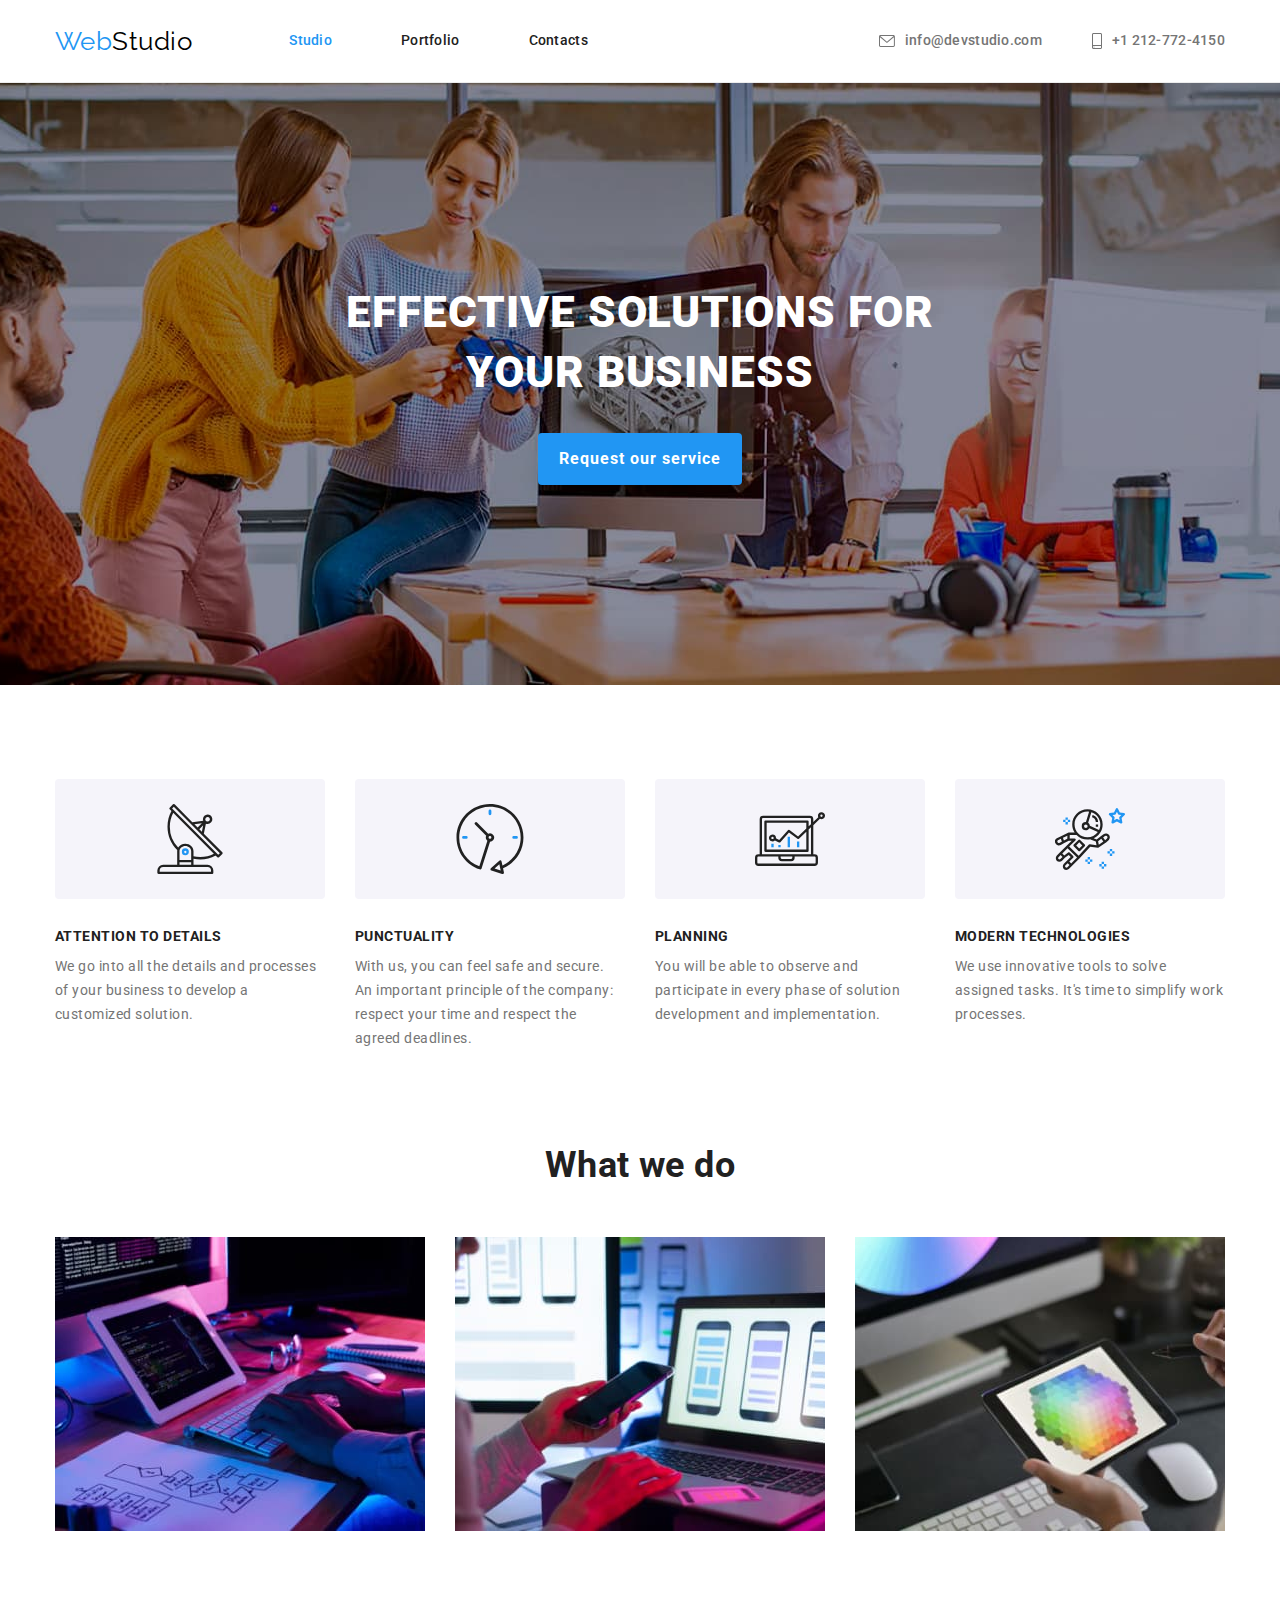
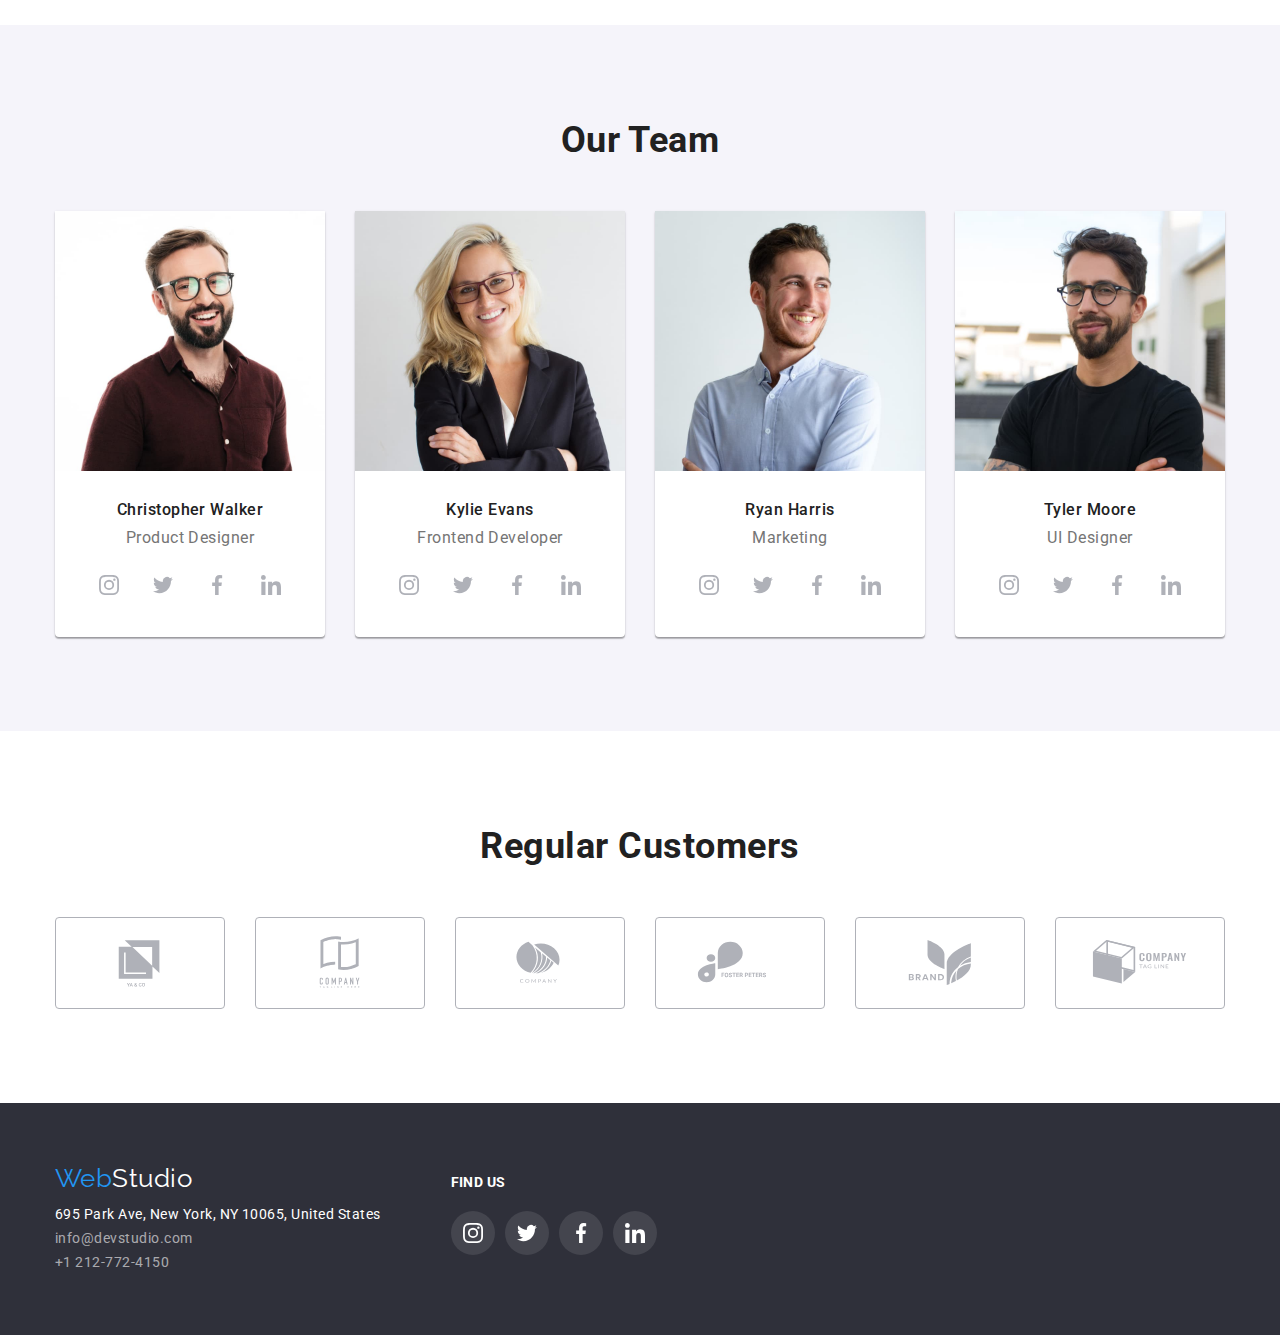
<file: index.html>
<!DOCTYPE html>
<html lang="en">
  <head>
    <meta charset="UTF-8" />
    <meta http-equiv="X-UA-Compatible" content="IE=edge" />
    <meta name="viewport" content="width=device-width, initial-scale=1.0" />
    <title>Studio</title>
    <link rel="preconnect" href="https://fonts.googleapis.com" />
    <link rel="preconnect" href="https://fonts.gstatic.com" crossorigin />
    <link rel="preconnect" href="https://fonts.googleapis.com" />
    <link rel="preconnect" href="https://fonts.gstatic.com" crossorigin />
    <link
      href="https://fonts.googleapis.com/css2?family=Raleway:wght@700&family=Roboto:wght@400;500;700;900&display=swap"
      rel="stylesheet"
    />
    <link
      rel="stylesheet"
      href="https://cdnjs.cloudflare.com/ajax/libs/modern-normalize/1.1.0/modern-normalize.min.css"
    />
    <link rel="stylesheet" href="./css/styles.css" />
  </head>

  <body class="body">
    <header class="header">
      <div class="conteiner">
        <div class="header-flex">
          <a href="./index.html" class="logo underline-none"
            >Web<span class="second-part">Studio</span></a
          >
          <!-- Main navigation -->
          <nav>
            <ul class="header-nav">
              <li class="item bullet-none">
                <a
                  href="./index.html"
                  class="nav-link underline-none accented-link current"
                  >Studio</a
                >
              </li>
              <li class="item bullet-none">
                <a
                  href="./portfolio.html"
                  class="nav-link underline-none accented-link"
                  >Portfolio</a
                >
              </li>
              <li class="item bullet-none">
                <a href="" class="nav-link underline-none accented-link"
                  >Contacts</a
                >
              </li>
            </ul>
          </nav>
          <!-- Contacts -->
          <ul class="header-auth">
            <li class="item bullet-none">
              <a
                href="mailto:info@devstudio.com"
                class="auth-link underline-none accented-link"
              >
                <svg class="icon-mail" width="16" height="12">
                  <use
                    href="./images/decorative-img/stripe.svg#icon-envelope"
                  ></use>
                </svg>
                info@devstudio.com</a
              >
            </li>
            <li class="item bullet-none">
              <a
                href="tel:+12127724150"
                class="auth-link underline-none accented-link"
              >
                <svg class="icon-phone" width="10" height="18">
                  <use
                    href="./images/decorative-img/stripe.svg#icon-smartphone"
                  ></use>
                </svg>
                +1 212-772-4150</a
              >
            </li>
          </ul>
        </div>
      </div>
    </header>
    <main>
      <!-- Hero -->
      <section class="hero">
        <h1 class="hero-caption">Effective solutions for your business</h1>
        <button type="button" class="hero-btn cursor-pointer border">
          Request our service
        </button>
      </section>
      <!-- Our principles -->
      <section class="our-principles section">
        <div class="conteiner">
          <h2 class="visually-hidden">Our principles</h2>
          <ul class="principles">
            <li class="item bullet-none">
              <div class="principle-icon">
                <svg width="70" height="70">
                  <use
                    href="./images/decorative-img/stripe.svg#icon-antenna"
                  ></use>
                </svg>
              </div>
              <h3 class="principle">Attention to details</h3>
              <p class="principles-text">
                We go into all the details and processes of your business to
                develop a customized solution.
              </p>
            </li>
            <li class="item bullet-none">
              <div class="principle-icon">
                <svg width="70" height="70">
                  <use
                    href="./images/decorative-img/stripe.svg#icon-clock"
                  ></use>
                </svg>
              </div>
              <h3 class="principle">Punctuality</h3>
              <p class="principles-text">
                With us, you can feel safe and secure. An important principle of
                the company: respect your time and respect the agreed deadlines.
              </p>
            </li>
            <li class="item bullet-none">
              <div class="principle-icon">
                <svg width="70" height="70">
                  <use
                    href="./images/decorative-img/stripe.svg#icon-diagram"
                  ></use>
                </svg>
              </div>
              <h3 class="principle">Planning</h3>
              <p class="principles-text">
                You will be able to observe and participate in every phase of
                solution development and implementation.
              </p>
            </li>
            <li class="item bullet-none">
              <div class="principle-icon">
                <svg width="70" height="70">
                  <use
                    href="./images/decorative-img/stripe.svg#icon-astronaut"
                  ></use>
                </svg>
              </div>
              <h3 class="principle">Modern technologies</h3>
              <p class="principles-text">
                We use innovative tools to solve assigned tasks. It's time to
                simplify work processes.
              </p>
            </li>
          </ul>
        </div>
      </section>
      <!-- What we do -->
      <section class="what-we-do section">
        <div class="conteiner">
          <h2 class="section-caption">What we do</h2>
          <ul class="what-we-list">
            <li class="item bullet-none">
              <img
                src="./images/studio/what-we-do-img-1.jpg"
                alt="Developing a desktop application"
                width="370"
                height="295"
              />
            </li>
            <li class="item bullet-none">
              <img
                src="./images/studio/what-we-do-img-2.jpg"
                alt="Developing a mobile application"
                width="370"
                height="295"
              />
            </li>
            <li class="item bullet-none">
              <img
                src="./images/studio/what-we-do-img-3.jpg"
                alt="Designing solutions"
                width="370"
                height="295"
              />
            </li>
          </ul>
        </div>
      </section>
      <!-- Our team -->
      <section class="our-team-section section">
        <div class="conteiner">
          <h2 class="section-caption">Our Team</h2>
          <ul class="our-team-list">
            <li class="item bullet-none">
              <img
                src="./images/studio/photo_product_designer.jpg"
                alt="photo of Product Designer"
                width="270"
                height="260"
                class="our-team-img"
              />
              <div class="content">
                <h3 class="our-team-name">Christopher Walker</h3>
                <p class="our-team-profession">Product Designer</p>
                <ul class="social-list bullet-none">
                  <li class="social-item">
                    <a href="https://www.instagram.com/" class="social-link">
                      <svg class="social-icon" width="20" height="20">
                        <use
                          href="./images/decorative-img/stripe.svg#icon-instagram"
                        ></use>
                      </svg>
                    </a>
                  </li>
                  <li class="social-item">
                    <a href="https://twitter.com/?lang=uk" class="social-link">
                      <svg class="social-icon" width="20" height="20">
                        <use
                          href="./images/decorative-img/stripe.svg#icon-twitter"
                        ></img>
                      </svg>
                    </a>
                  </li>
                  <li class="social-item">
                    <a href="https://www.facebook.com/" class="social-link">
                      <svg class="social-icon" width="20" height="20">
                        <use
                          href="./images/decorative-img/stripe.svg#icon-facebook"
                        ></use>
                      </svg>
                    </a>
                  </li>
                  <li class="social-item">
                    <a href="https://ua.linkedin.com/" class="social-link">
                      <svg class="social-icon" width="20" height="20">
                        <use
                          href="./images/decorative-img/stripe.svg#icon-linkedin"
                        ></use>
                      </svg>
                    </a>
                  </li>
                </ul>
              </div>
            </li>
            <li class="item bullet-none">
              <img
                src="./images/studio/photo_frontend_developer.jpg"
                alt="photo of Frontend Developer"
                width="270"
                height="260"
                class="our-team-img"
              />
              <div class="content">
                <h3 class="our-team-name">Kylie Evans</h3>
                <p class="our-team-profession">Frontend Developer</p>
                <ul class="social-list bullet-none">
                  <li class="social-item">
                    <a href="https://www.instagram.com/" class="social-link">
                      <svg class="social-icon" width="20" height="20">
                        <use
                          href="./images/decorative-img/stripe.svg#icon-instagram"
                        ></use>
                      </svg>
                    </a>
                  </li>
                  <li class="social-item">
                    <a href="https://twitter.com/?lang=uk" class="social-link">
                      <svg class="social-icon" width="20" height="20">
                        <use
                          href="./images/decorative-img/stripe.svg#icon-twitter"
                        ></use>
                      </svg>
                    </a>
                  </li>
                  <li class="social-item">
                    <a href="https://www.facebook.com/" class="social-link">
                      <svg class="social-icon" width="20" height="20">
                        <use
                          href="./images/decorative-img/stripe.svg#icon-facebook"
                        ></use>
                      </svg>
                    </a>
                  </li>
                  <li class="social-item">
                    <a href="https://ua.linkedin.com/" class="social-link">
                      <svg class="social-icon" width="20" height="20">
                        <use
                          href="./images/decorative-img/stripe.svg#icon-linkedin"
                        ></use>
                      </svg>
                    </a>
                  </li>
                </ul>
              </div>
            </li>
            <li class="item bullet-none">
              <img
                src="./images/studio/photo_marketing.jpg"
                alt="photo of Marketing"
                width="270"
                height="260"
                class="our-team-img"
              />
              <div class="content">
                <h3 class="our-team-name">Ryan Harris</h3>
                <p class="our-team-profession">Marketing</p>
                <ul class="social-list bullet-none">
                  <li class="social-item">
                    <a href="https://www.instagram.com/" class="social-link">
                      <svg class="social-icon" width="20" height="20">
                        <use
                          href="./images/decorative-img/stripe.svg#icon-instagram"
                        ></use>
                      </svg>
                    </a>
                  </li>
                  <li class="social-item">
                    <a href="https://twitter.com/?lang=uk" class="social-link">
                      <svg class="social-icon" width="20" height="20">
                        <use
                          href="./images/decorative-img/stripe.svg#icon-twitter"
                        ></use>
                      </svg>
                    </a>
                  </li>
                  <li class="social-item">
                    <a href="https://www.facebook.com/" class="social-link">
                      <svg class="social-icon" width="20" height="20">
                        <use
                          href="./images/decorative-img/stripe.svg#icon-facebook"
                        ></use>
                      </svg>
                    </a>
                  </li>
                  <li class="social-item">
                    <a href="https://ua.linkedin.com/" class="social-link">
                      <svg class="social-icon" width="20" height="20">
                        <use
                          href="./images/decorative-img/stripe.svg#icon-linkedin"
                        ></use>
                      </svg>
                    </a>
                  </li>
                </ul>
              </div>
            </li>
            <li class="item bullet-none">
              <img
                src="./images/studio/photo_ui-designer.jpg"
                alt="photo of UI Designer"
                width="270"
                height="260"
                class="our-team-img"
              />
              <div class="content">
                <h3 class="our-team-name">Tyler Moore</h3>
                <p class="our-team-profession">UI Designer</p>
                <ul class="social-list bullet-none">
                  <li class="social-item">
                    <a href="https://www.instagram.com/" class="social-link">
                      <svg class="social-icon" width="20" height="20">
                        <use
                          href="./images/decorative-img/stripe.svg#icon-instagram"
                        ></use>
                      </svg>
                    </a>
                  </li>
                  <li class="social-item">
                    <a href="https://twitter.com/?lang=uk" class="social-link">
                      <svg class="social-icon" width="20" height="20">
                        <use
                          href="./images/decorative-img/stripe.svg#icon-twitter"
                        ></use>
                      </svg>
                    </a>
                  </li>
                  <li class="social-item">
                    <a href="https://www.facebook.com/" class="social-link">
                      <svg class="social-icon" width="20" height="20">
                        <use
                          href="./images/decorative-img/stripe.svg#icon-facebook"
                        ></use>
                      </svg>
                    </a>
                  </li>
                  <li class="social-item">
                    <a href="https://ua.linkedin.com/" class="social-link">
                      <svg class="social-icon" width="20" height="20">
                        <use
                          href="./images/decorative-img/stripe.svg#icon-linkedin"
                        ></use>
                      </svg>
                    </a>
                  </li>
                </ul>
              </div>
            </li>
          </ul>
        </div>
      </section>
      <!-- Customers -->
      <section class="customers section">
        <div class="conteiner">
          <h2 class="section-caption">Regular Customers</h2>
          <ul class="client-list bullet-none">
            <li class="item">
              <a href="" class="client-link">
                <svg class="client-icon" width="106" height="60">
                  <use
                    href="./images/decorative-img/stripe.svg#icon-client-1"
                  ></use>
                </svg>
              </a>
            </li>
            <li class="item">
              <a href="" class="client-link">
                <svg class="client-icon" width="106" height="60">
                  <use
                    href="./images/decorative-img/stripe.svg#icon-client-2"
                  ></use>
                </svg>
              </a>
            </li>
            <li class="item">
              <a href="" class="client-link">
                <svg class="client-icon" width="106" height="60">
                  <use
                    href="./images/decorative-img/stripe.svg#icon-client-3"
                  ></use>
                </svg>
              </a>
            </li>
            <li class="item">
              <a href="" class="client-link">
                <svg class="client-icon" width="106" height="60">
                  <use
                    href="./images/decorative-img/stripe.svg#icon-client-4"
                  ></use>
                </svg>
              </a>
            </li>
            <li class="item">
              <a href="" class="client-link">
                <svg class="client-icon" width="106" height="60">
                  <use
                    href="./images/decorative-img/stripe.svg#icon-client-5"
                  ></use>
                </svg>
              </a>
            </li>
            <li class="item">
              <a href="" class="client-link">
                <svg class="client-icon" width="106" height="60">
                  <use
                    href="./images/decorative-img/stripe.svg#icon-client-6"
                  ></use>
                </svg>
              </a>
            </li>
          </ul>
        </div>
      </section>
    </main>
    <footer class="footer">
      <div class="conteiner footer-flex">
        <div class="footer-content">
          <a href="./index.html" class="logo underline-none"
            >Web<span class="second-part">Studio</span></a
          >
          <address>
            <ul>
              <li class="bullet-none">
                <a
                  href="https://goo.gl/maps/aahknYtZeA2rG4zX6"
                  target="_blank"
                  rel="noopener noreferrer"
                  class="footer-address underline-none accented-link"
                  >695 Park Ave, New York, NY 10065, United States</a
                >
              </li>
              <li class="bullet-none">
                <a
                  href="mailto:info@devstudio.com"
                  class="footer-contacts underline-none accented-link"
                  >info@devstudio.com</a
                >
              </li>
              <li class="bullet-none">
                <a
                  href="tel:+12127724150"
                  class="footer-contacts underline-none accented-link"
                  >+1 212-772-4150</a
                >
              </li>
            </ul>
          </address>
        </div>
        <div class="social-media">
          <p class="social-media-content">Find us</p>
          <ul class="social-list">
            <li class="social-item bullet-none">
              <a href="https://www.instagram.com/" class="social-link">
                <svg class="social-icon" width="20" height="20">
                  <use
                    href="./images/decorative-img/stripe.svg#icon-instagram"
                  ></use>
                </svg>
              </a>
            </li>
            <li class="social-item bullet-none">
              <a href="https://twitter.com/servicessu1" class="social-link">
                <svg class="social-icon" width="20" height="20">
                  <use
                    href="./images/decorative-img/stripe.svg#icon-twitter"
                  ></use>
                </svg>
              </a>
            </li>
            <li class="social-item bullet-none">
              <a href="https://www.facebook.com/" class="social-link">
                <svg class="social-icon" width="20" height="20">
                  <use
                    href="./images/decorative-img/stripe.svg#icon-facebook"
                  ></use>
                </svg>
              </a>
            </li>
            <li class="social-item bullet-none">
              <a href="https://ua.linkedin.com/" class="social-link">
                <svg class="social-icon" width="20" height="20">
                  <use
                    href="./images/decorative-img/stripe.svg#icon-linkedin"
                  ></use>
                </svg>
              </a>
            </li>
          </ul>
        </div>
      </div>
    </footer>
  </body>
</html>
</file>
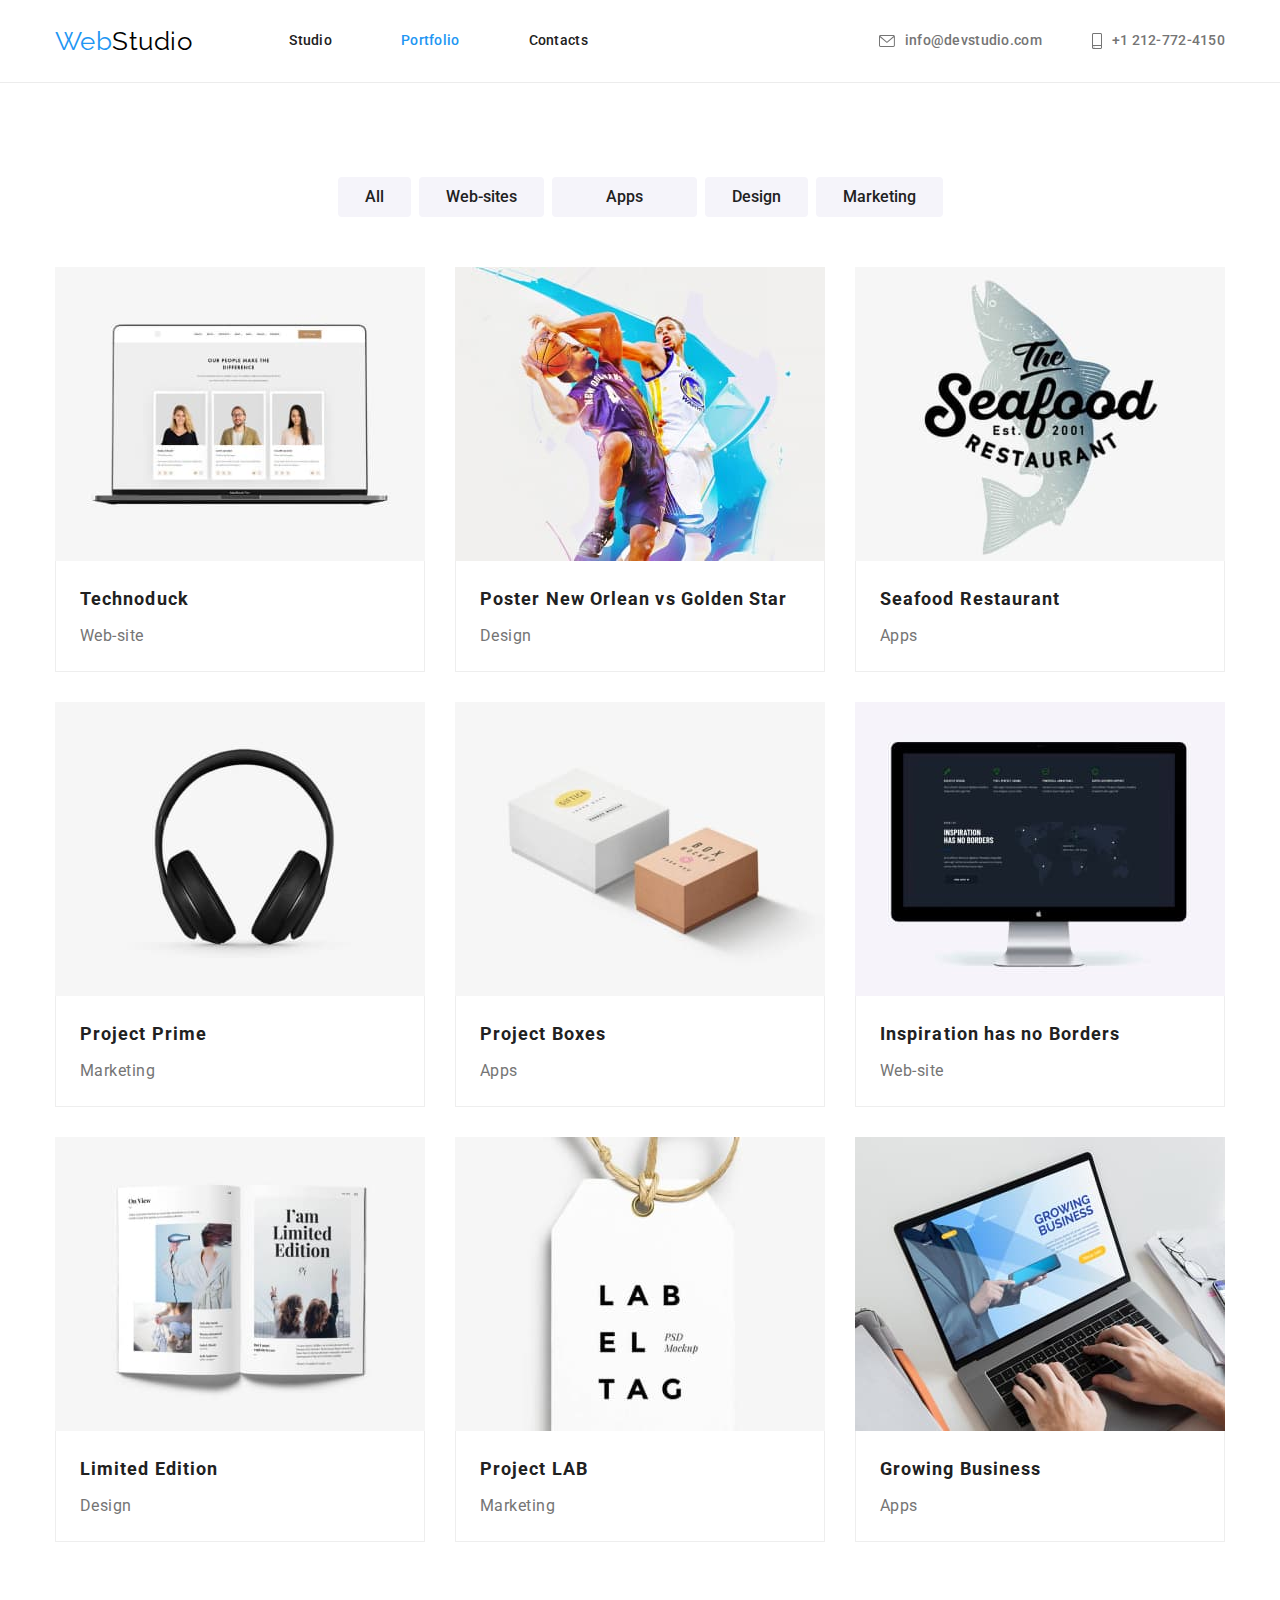
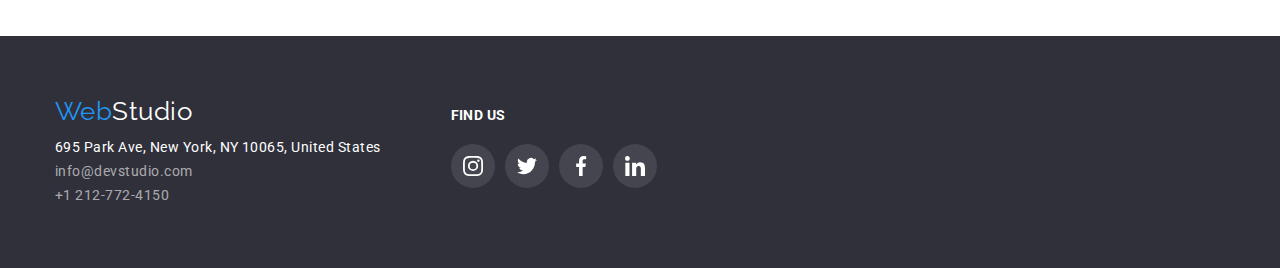
<file: portfolio.html>
<!DOCTYPE html>
<html lang="en">
  <head>
    <meta charset="UTF-8" />
    <meta http-equiv="X-UA-Compatible" content="IE=edge" />
    <meta name="viewport" content="width=device-width, initial-scale=1.0" />
    <title>Studio</title>
    <link rel="preconnect" href="https://fonts.googleapis.com" />
    <link rel="preconnect" href="https://fonts.gstatic.com" crossorigin />
    <link rel="preconnect" href="https://fonts.googleapis.com" />
    <link rel="preconnect" href="https://fonts.gstatic.com" crossorigin />
    <link
      href="https://fonts.googleapis.com/css2?family=Raleway:wght@700&family=Roboto:wght@400;500;700;900&display=swap"
      rel="stylesheet"
    />
    <link
      rel="stylesheet"
      href="https://cdnjs.cloudflare.com/ajax/libs/modern-normalize/1.1.0/modern-normalize.min.css"
    />
    <link rel="stylesheet" href="./css/styles.css" />
  </head>

  <body class="body">
    <header class="header">
      <div class="conteiner">
        <div class="header-flex">
          <a href="./index.html" class="logo underline-none"
            >Web<span class="second-part">Studio</span></a
          >
          <!-- Main navigation -->
          <nav>
            <ul class="header-nav">
              <li class="item bullet-none">
                <a
                  href="./index.html"
                  class="nav-link underline-none accented-link"
                  >Studio</a
                >
              </li>
              <li class="item bullet-none">
                <a
                  href="./portfolio.html"
                  class="nav-link underline-none accented-link current"
                  >Portfolio</a
                >
              </li>
              <li class="item bullet-none">
                <a href="" class="nav-link underline-none accented-link"
                  >Contacts</a
                >
              </li>
            </ul>
          </nav>
          <!-- Contacts -->
          <ul class="header-auth">
            <li class="item bullet-none">
              <a
                href="mailto:info@devstudio.com"
                class="auth-link underline-none accented-link"
              >
                <svg class="icon-mail" width="16" height="12">
                  <use
                    href="./images/decorative-img/stripe.svg#icon-envelope"
                  ></use>
                </svg>
                info@devstudio.com</a
              >
            </li>
            <li class="item bullet-none">
              <a
                href="tel:+12127724150"
                class="auth-link underline-none accented-link"
              >
                <svg class="icon-phone" width="10" height="18">
                  <use
                    href="./images/decorative-img/stripe.svg#icon-smartphone"
                  ></use>
                </svg>
                +1 212-772-4150</a
              >
            </li>
          </ul>
        </div>
      </div>
    </header>
    <main>
      <section class="projects-examples section">
        <div class="conteiner">
          <h1 class="visually-hidden">Portfolio</h1>
          <!-- Btn list -->
          <ul class="btns-list">
            <li class="item bullet-none">
              <button type="button" class="btn cursor-pointer border">
                All
              </button>
            </li>
            <li class="item bullet-none">
              <button type="button" class="btn cursor-pointer border">
                Web-sites
              </button>
            </li>
            <li class="item bullet-none">
              <button type="button" class="btn cursor-pointer border">
                Apps
              </button>
            </li>
            <li class="item bullet-none">
              <button type="button" class="btn cursor-pointer border">
                Design
              </button>
            </li>
            <li class="item bullet-none">
              <button type="button" class="btn cursor-pointer border">
                Marketing
              </button>
            </li>
          </ul>
          <!-- Projects list -->
          <ul class="projects-list">
            <li class="item bullet-none">
              <a href="" class="project-link">
                <img
                  src="./images/portfolio/technoduck.jpg"
                  alt="Open web-site"
                  width="370"
                  height="295"
                  class="project-img"
                />
                <div class="content">
                  <h2 class="project-name">Technoduck</h2>
                  <p class="project-type">Web-site</p>
                </div>
              </a>
            </li>
            <li class="item bullet-none">
              <a href="" class="project-link">
                <img
                  src="./images/portfolio/poster-star.jpg"
                  alt="Poster"
                  width="370"
                  height="295"
                  class="project-img"
                />
                <div class="content">
                  <h2 class="project-name">Poster New Orlean vs Golden Star</h2>
                  <p class="project-type">Design</p>
                </div>
              </a>
            </li>
            <li class="item bullet-none">
              <a href="" class="project-link">
                <img
                  src="./images/portfolio/seafood-restaurant.jpg"
                  alt="Restaurant logo"
                  width="370"
                  height="295"
                  class="project-img"
                />
                <div class="content">
                  <h2 class="project-name">Seafood Restaurant</h2>
                  <p class="project-type">Apps</p>
                </div>
              </a>
            </li>
            <li class="item bullet-none">
              <a href="" class="project-link">
                <img
                  src="./images/portfolio/project-prime.jpg"
                  alt="Headphones"
                  width="370"
                  height="295"
                  class="project-img"
                />
                <div class="content">
                  <h2 class="project-name">Project Prime</h2>
                  <p class="project-type">Marketing</p>
                </div>
              </a>
            </li>
            <li class="item bullet-none">
              <a href="" class="project-link">
                <img
                  src="./images/portfolio/project-boxes.jpg"
                  alt="Boxes"
                  width="370"
                  height="295"
                  class="project-img"
                />
                <div class="content">
                  <h2 class="project-name">Project Boxes</h2>
                  <p class="project-type">Apps</p>
                </div>
              </a>
            </li>
            <li class="item bullet-none">
              <a href="" class="project-link">
                <img
                  src="./images/portfolio/inspiration.jpg"
                  alt="Open web-site"
                  width="370"
                  height="295"
                  class="project-img"
                />
                <div class="content">
                  <h2 class="project-name">Inspiration has no Borders</h2>
                  <p class="project-type">Web-site</p>
                </div>
              </a>
            </li>
            <li class="item bullet-none">
              <a href=""
                 class="project-link"><img
                  src="./images/portfolio/limited-edition.jpg"
                  alt="Book"
                  width="370"
                  height="295"
                  class="project-img"
                />
                <div class="content">
                  <h2 class="project-name">Limited Edition</h2>
                  <p class="project-type">Design</p>
                </div>
              </a>
            </li>
            <li class="item bullet-none">
              <a href="" class="project-link">
                <img
                  src="./images/portfolio/project-lab.jpg"
                  alt="Tag"
                  width="370"
                  height="295"
                  class="project-img"
                />
                <div class="content">
                  <h2 class="project-name">Project LAB</h2>
                  <p class="project-type">Marketing</p>
                </div>
              </a>
            </li>
            <li class="item bullet-none">
              <a href="" class="project-link">
                <img
                  src="./images/portfolio/growing-business.jpg"
                  alt="Open app"
                  width="370"
                  height="295"
                  class="project-img"
                />
                <div class="content">
                  <h2 class="project-name">Growing Business</h2>
                  <p class="project-type">Apps</p>
                </div>
              </a>
            </li>
          </ul>
        </div>
      </section>
    </main>
    <footer class="footer">
      <div class="conteiner footer-flex">
        <div class="footer-content">
          <a href="./index.html" class="logo underline-none"
            >Web<span class="second-part">Studio</span></a
          >
          <address>
            <ul>
              <li class="bullet-none">
                <a
                  href="https://goo.gl/maps/aahknYtZeA2rG4zX6"
                  target="_blank"
                  rel="noopener noreferrer"
                  class="footer-address underline-none accented-link"
                  >695 Park Ave, New York, NY 10065, United States</a
                >
              </li>
              <li class="bullet-none">
                <a
                  href="mailto:info@devstudio.com"
                  class="footer-contacts underline-none accented-link"
                  >info@devstudio.com</a
                >
              </li>
              <li class="bullet-none">
                <a
                  href="tel:+12127724150"
                  class="footer-contacts underline-none accented-link"
                  >+1 212-772-4150</a
                >
              </li>
            </ul>
          </address>
        </div>
        <div class="social-media">
          <p class="social-media-content">Find us</p>
          <ul class="social-list">
            <li class="social-item bullet-none">
              <a href="https://www.instagram.com/" class="social-link">
                <svg class="social-icon" width="20" height="20">
                  <use
                    href="./images/decorative-img/stripe.svg#icon-instagram"
                  ></use>
                </svg>
              </a>
            </li>
            <li class="social-item bullet-none">
              <a href="https://twitter.com/servicessu1" class="social-link">
                <svg class="social-icon" width="20" height="20">
                  <use
                    href="./images/decorative-img/stripe.svg#icon-twitter"
                  ></use>
                </svg>
              </a>
            </li>
            <li class="social-item bullet-none">
              <a href="https://www.facebook.com/" class="social-link">
                <svg class="social-icon" width="20" height="20">
                  <use
                    href="./images/decorative-img/stripe.svg#icon-facebook"
                  ></use>
                </svg>
              </a>
            </li>
            <li class="social-item bullet-none">
              <a href="https://ua.linkedin.com/" class="social-link">
                <svg class="social-icon" width="20" height="20">
                  <use
                    href="./images/decorative-img/stripe.svg#icon-linkedin"
                  ></use>
                </svg>
              </a>
            </li>
          </ul>
        </div>
      </div>
    </footer>
  </body>
</html>
</file>
<file: css/styles.css>
/* Variables */
:root {
  --primary-pages-color: #ffffff;
  --secondary-pages-color: #f5f4fa;
  --third-pages-color: #2f303a;
  --heads-color: #212121;
  --primary-texts-color: #757575;
  --secondary-texts-color: #ffffff;
  --accent-color: rgb(33, 150, 243);
  --icon-color: #afb1b8;
}

/* Common */
.body {
  background-color: var(--primary-pages-color);
  font-family: Roboto, sans-serif;
  letter-spacing: 0.03em;
}

.underline-none {
  text-decoration: none;
}

.bullet-none {
  list-style-type: none;
}

.cursor-pointer {
  cursor: pointer;
}

h1,
h2,
h3,
h4,
h5,
h6,
p,
ul {
  margin: 0;
}

ul {
  padding-left: 0;
}

*:focus {
  outline: none;
}

img {
  display: block;
  max-width: 100%;
  height: auto;
}

.section {
  padding-top: 94px;
  padding-bottom: 94px;
}

.conteiner {
  padding-left: 15px;
  padding-right: 15px;
  margin-left: auto;
  margin-right: auto;
  width: 1200px;
  /* outline: 2px solid teal; */
}

[class*="btn"].border {
  border: 1px solid transparent;
  border-radius: 4px;
}

.visually-hidden {
  position: absolute;
  white-space: nowrap;
  width: 1px;
  height: 1px;
  overflow: hidden;
  border: 0;
  padding: 0;
  clip: rect(0 0 0 0);
  clip-path: inset(50%);
  margin: -1px;
}

/* Header */
.header {
  border-bottom: 1px solid #ececec;
}

.logo {
  display: inline-block;

  color: var(--accent-color);
  font-family: "Raleway", sans-serif;
  font-size: 26px;
  line-height: 1.19;
}

.header .logo .second-part {
  color: #000000;
}

.header-flex {
  display: flex;
  align-items: center;
}

.header-nav {
  margin-left: 97px;
  display: flex;
}

.header-nav .item + .item {
  margin-left: 69px;
}

.header-nav .nav-link {
  padding-top: 32px;
  padding-bottom: 32px;
  display: block;

  color: var(--heads-color);
  font-size: 14px;
  font-weight: 500;
  letter-spacing: 0.02em;
  line-height: 1.14;
}

.header-nav .nav-link.current {
  color: var(--accent-color);
}

.header-auth {
  display: flex;
  margin-left: auto;
}

.header-auth .item {
  display: flex;
}

.header-auth .item + .item {
  margin-left: 50px;
}

.header-auth .auth-link {
  padding-top: 32px;
  padding-bottom: 32px;
  display: flex;
  align-items: center;

  color: var(--primary-texts-color);
  font-size: 14px;
  font-weight: 500;
  letter-spacing: 0.02em;
  line-height: 1.14;
}

.header-auth .icon-mail {
  margin-right: 10px;
  fill: currentColor;
}

.header-auth .icon-phone {
  margin-right: 10px;
  fill: currentColor;
}

.accented-link:hover,
.accented-link:focus {
  color: var(--accent-color);
}

/* Hero section */
.hero {
  padding: 200px 0;
  margin: 0 auto;

  background: linear-gradient(
    to right,
    rgba(47, 48, 58, 0.4),
    rgba(47, 48, 58, 0.4)
  );
  background-image: url(../images/decorative-img/hero-bg-img.jpg);
  background-repeat: no-repeat;
  background-position: 50%;
  background-color: var(--third-pages-color);

  letter-spacing: 0.06em;
  text-align: center;
}

.hero .hero-caption {
  margin: 0 auto;
  margin-bottom: 30px;
  max-width: 700px;

  color: var(--secondary-texts-color);
  text-transform: uppercase;
  font-size: 44px;
  font-weight: 900;
  line-height: 1.36;
}

.hero-btn {
  min-width: 200px;
  padding: 10px 20px;

  color: var(--secondary-texts-color);
  background-color: var(--accent-color);
  box-shadow: 0px 4px 4px rgba(0, 0, 0, 0.15);
  font-family: inherit;
  letter-spacing: inherit;
  font-size: 16px;
  font-weight: 700;
  line-height: 1.88;
}

/* Our principles section */
.section-caption {
  margin-bottom: 50px;

  color: var(--heads-color);
  text-align: center;
  font-size: 36px;
  line-height: 1.17;
}

.principles {
  display: flex;
}

.principles .item + .item {
  margin-left: 30px;
}

.principle {
  margin-bottom: 10px;

  color: var(--heads-color);
  text-transform: uppercase;
  font-size: 14px;
  line-height: 1.14;
}

.principle-icon svg {
  margin: auto;
}

.principle-icon {
  display: flex;
  background: var(--secondary-pages-color);
  border-radius: 4px;
  height: 120px;
  width: 270px;
  margin-bottom: 30px;
}

.principles-text {
  color: var(--primary-texts-color);
  font-size: 14px;
  line-height: 1.71;
}

/* What we do */
.what-we-do {
  padding-top: 0;
}

.what-we-list {
  display: flex;
}

.what-we-list .item + .item {
  margin-left: 30px;
}

/* Our team section */
.our-team-section {
  background-color: var(--secondary-pages-color);
}

.our-team-list {
  display: flex;
}

.our-team-section .item {
  box-shadow: 0px 1px 3px rgba(0, 0, 0, 0.12), 0px 1px 1px rgba(0, 0, 0, 0.14),
    0px 2px 1px rgba(0, 0, 0, 0.2);

  border-radius: 0px 0px 4px 4px;
  line-height: 1.14;
  background-color: var(--primary-pages-color);
  text-align: center;
}

.our-team-list .item + .item {
  margin-left: 30px;
}

.our-team-list .content {
  padding-top: 30px;
  padding-bottom: 30px;
}

.our-team-name {
  margin-bottom: 10px;

  color: var(--heads-color);
  font-size: 16px;
  font-weight: 500;
}

.our-team-profession {
  color: var(--primary-texts-color);
  font-size: 16px;
  margin-bottom: 16px;
}

.our-team-section .social-list {
  display: flex;
  padding: 0 32px;
}

.social-item + .social-item {
  margin-left: 10px;
}

.social-list .social-link {
  width: 44px;
  height: 44px;
  border-radius: 50%;
}

.social-link {
  display: flex;
  justify-content: center;
  align-items: center;
  color: var(--icon-color);
}

.our-team-section .social-icon {
  fill: currentColor;
}

.our-team-section .social-link:hover .social-icon,
.our-team-section .social-link:focus .social-icon {
  fill: var(--primary-pages-color);
}

.our-team-section .social-link:hover,
.our-team-section .social-link:focus {
  background-color: var(--accent-color);
}

/* Customers */
.customers .client-list {
  display: flex;
}

.client-list .item + .item {
  margin-left: 30px;
}

.customers .client-link {
  display: flex;
  width: 170px;
  height: 92px;
  justify-content: center;
  align-items: center;
  border: 1px solid var(--icon-color);
  border-radius: 4px;

  color: var(--icon-color);
}

.customers .client-icon {
  fill: currentColor;
}

.customers .client-link:hover,
.customers .client-link:focus {
  color: var(--accent-color);
  border-color: var(--accent-color);
}

/* Footer */
.footer {
  padding: 60px 0;

  background-color: var(--third-pages-color);
}

.footer-flex {
  display: flex;
  align-items: baseline;
}

.footer .logo {
  margin-bottom: 9px;
}

.footer .logo .second-part {
  color: #ffffff;
}

.footer-address {
  color: var(--primary-pages-color);
  font-style: normal;
  line-height: 1.71;
  font-size: 14px;
}

.footer-contacts {
  color: rgba(255, 255, 255, 0.6);
  font-style: normal;
  line-height: 1.71;
  font-size: 14px;
}

.footer .social-media {
  margin-left: 70px;
}

.footer .social-media-content {
  margin-bottom: 20px;

  text-transform: uppercase;
  color: var(--secondary-texts-color);
  font-weight: 700;
  font-size: 14px;
  line-height: 1.14;
  letter-spacing: 0.03em;
}

.footer .social-list {
  display: flex;
}

.footer .social-link {
  background-color: rgba(255, 255, 255, 0.1);
  color: var(--secondary-texts-color);
}

.footer .social-icon {
  fill: currentColor;
}

.footer .social-link:hover,
.footer .social-link:focus {
  background-color: var(--accent-color);
}

/* Projects' examples */
.btns-list {
  margin-bottom: 50px;
  display: flex;
  justify-content: center;
}

.btns-list .item + .item {
  margin-left: 8px;
}

.btn {
  padding: 6px 26px;
  min-width: 73px;

  color: var(--heads-color);
  font-family: inherit;
  background-color: #f5f4fa;
  font-size: 16px;
  font-weight: 500;
  line-height: 1.63;
}

.btns-list .bullet-none:nth-child(3) .btn {
  padding: 6px 53px;
}

.btn:hover,
.btn:focus,
.btn:active {
  color: var(--primary-pages-color);
  background-color: var(--accent-color);
  box-shadow: 0px 3px 1px rgba(0, 0, 0, 0.1), 0px 1px 2px rgba(0, 0, 0, 0.08),
    0px 2px 2px rgba(0, 0, 0, 0.12);
}

/* Projects */

.projects-list {
  display: flex;
  flex-wrap: wrap;
}

.projects-list .project-link {
  flex-basis: calc((100% - 60px) / 3);
  display: block;
  text-decoration: none;
}

.projects-list .project-link:hover,
.projects-list .project-link:focus {
  box-shadow: 0px 1px 1px rgba(0, 0, 0, 0.12), 0px 4px 4px rgba(0, 0, 0, 0.06),
    1px 4px 6px rgba(0, 0, 0, 0.16);
}

.projects-list .item:not(:nth-child(3n + 1)) {
  margin-left: 30px;
}

.projects-list .item:not(:nth-last-child(-n + 3)) {
  margin-bottom: 30px;
}

.projects-list .item .content {
  padding-top: 20px;
  padding-bottom: 20px;
  padding-left: 24px;
  border-right: 1px solid #eeeeee;
  border-bottom: 1px solid #eeeeee;
  border-left: 1px solid #eeeeee;
}

.project-name {
  margin-bottom: 4px;

  color: var(--heads-color);
  font-size: 18px;
  letter-spacing: 0.06em;
  line-height: 2;
}

.project-type {
  color: var(--primary-texts-color);
  font-size: 16px;
  line-height: 1.88;
}
</file>
